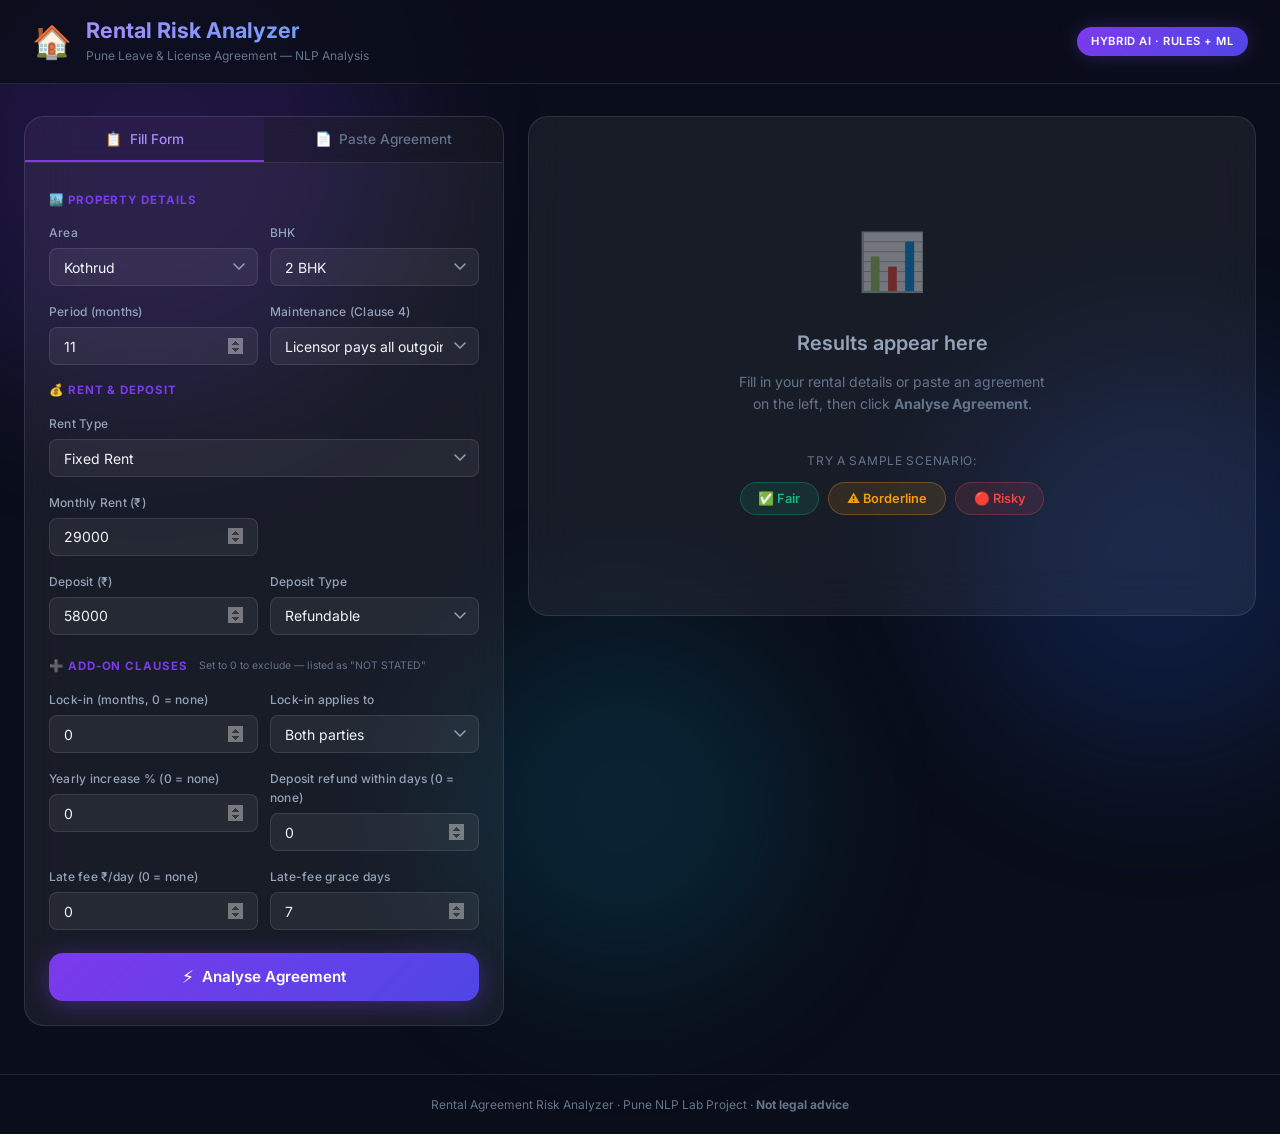
<file: frontend/index.html>
<!DOCTYPE html>
<html lang="en">
<head>
  <meta charset="UTF-8" />
  <meta name="viewport" content="width=device-width, initial-scale=1.0" />
  <title>Rental Agreement Risk Analyzer — Pune</title>
  <meta name="description" content="Analyze your Pune Leave & License rental agreement for risk using NLP. Get clause-by-clause risk ratings, an overall score, and expert warnings." />
  <link rel="preconnect" href="https://fonts.googleapis.com" />
  <link rel="preconnect" href="https://fonts.gstatic.com" crossorigin />
  <link href="https://fonts.googleapis.com/css2?family=Inter:wght@300;400;500;600;700;800&display=swap" rel="stylesheet" />
  <link rel="stylesheet" href="css/style.css" />
</head>
<body>

  <!-- ── BACKGROUND BLOBS ─────────────────────────────────────────────── -->
  <div class="bg-blob blob-1"></div>
  <div class="bg-blob blob-2"></div>
  <div class="bg-blob blob-3"></div>

  <!-- ── HEADER ────────────────────────────────────────────────────────── -->
  <header class="site-header">
    <div class="header-inner">
      <div class="brand">
        <span class="brand-icon">🏠</span>
        <div>
          <h1 class="brand-title">Rental Risk Analyzer</h1>
          <p class="brand-sub">Pune Leave &amp; License Agreement — NLP Analysis</p>
        </div>
      </div>
      <div class="header-badge">Hybrid AI · Rules + ML</div>
    </div>
  </header>

  <!-- ── MAIN ──────────────────────────────────────────────────────────── -->
  <main class="main-layout">

    <!-- LEFT PANEL -->
    <section class="panel panel-left">

      <!-- TABS -->
      <div class="tab-bar" role="tablist">
        <button class="tab-btn active" id="tab-form-btn" role="tab" aria-selected="true" aria-controls="tab-form" onclick="switchTab('form')">
          <span>📋</span> Fill Form
        </button>
        <button class="tab-btn" id="tab-text-btn" role="tab" aria-selected="false" aria-controls="tab-text" onclick="switchTab('text')">
          <span>📄</span> Paste Agreement
        </button>
      </div>

      <!-- ── TAB: FILL FORM ── -->
      <div id="tab-form" class="tab-content active" role="tabpanel" aria-labelledby="tab-form-btn">

        <div class="section-label">🏙️ Property Details</div>

        <div class="form-row two-col">
          <div class="field-group">
            <label for="area">Area</label>
            <select id="area" name="area">
              <option value="kothrud">Kothrud</option>
              <option value="hinjewadi phase 1">Hinjewadi Phase 1</option>
              <option value="hinjewadi phase 2/3">Hinjewadi Phase 2/3</option>
              <option value="sus gaon">Sus Gaon</option>
              <option value="wakad">Wakad</option>
              <option value="viman nagar">Viman Nagar</option>
              <option value="baner/balewadi">Baner / Balewadi</option>
              <option value="kharadi">Kharadi</option>
            </select>
          </div>
          <div class="field-group">
            <label for="bhk">BHK</label>
            <select id="bhk" name="bhk">
              <option value="1">1 BHK</option>
              <option value="2" selected>2 BHK</option>
              <option value="3">3 BHK</option>
            </select>
          </div>
        </div>

        <div class="form-row two-col">
          <div class="field-group">
            <label for="months">Period (months)</label>
            <input type="number" id="months" name="months" value="11" min="1" max="120" />
          </div>
          <div class="field-group">
            <label for="maint">Maintenance (Clause 4)</label>
            <select id="maint" name="maint">
              <option value="licensor">Licensor pays all outgoings</option>
              <option value="licensee">Licensee pays maintenance</option>
            </select>
          </div>
        </div>

        <div class="section-label">💰 Rent &amp; Deposit</div>

        <div class="form-row">
          <div class="field-group">
            <label for="mode">Rent Type</label>
            <select id="mode" name="mode" onchange="toggleStaged()">
              <option value="Fixed rent">Fixed Rent</option>
              <option value="Staged rent">Staged Rent (changes mid-term)</option>
            </select>
          </div>
        </div>

        <div class="form-row two-col">
          <div class="field-group">
            <label for="rent" id="rent-label">Monthly Rent (₹)</label>
            <input type="number" id="rent" name="rent" value="29000" min="1000" />
          </div>
          <div class="field-group" id="rent2-group" style="display:none">
            <label for="rent2">Rent after change (₹)</label>
            <input type="number" id="rent2" name="rent2" value="32000" min="1000" />
          </div>
          <div class="field-group" id="m1-group" style="display:none">
            <label for="m1">Months at first rent</label>
            <input type="number" id="m1" name="m1" value="6" min="1" />
          </div>
        </div>

        <div class="form-row two-col">
          <div class="field-group">
            <label for="dep">Deposit (₹)</label>
            <input type="number" id="dep" name="dep" value="58000" min="0" />
          </div>
          <div class="field-group">
            <label for="deptype">Deposit Type</label>
            <select id="deptype" name="deptype">
              <option value="Refundable">Refundable</option>
              <option value="Non-refundable">Non-refundable</option>
            </select>
          </div>
        </div>

        <div class="section-label addon-label">
          ➕ Add-on Clauses
          <span class="addon-hint">Set to 0 to exclude — listed as "NOT STATED"</span>
        </div>

        <div class="form-row two-col">
          <div class="field-group">
            <label for="lock">Lock-in (months, 0 = none)</label>
            <input type="number" id="lock" name="lock" value="0" min="0" />
          </div>
          <div class="field-group">
            <label for="lockwho">Lock-in applies to</label>
            <select id="lockwho" name="lockwho">
              <option value="both">Both parties</option>
              <option value="licensee">Licensee only</option>
            </select>
          </div>
        </div>

        <div class="form-row two-col">
          <div class="field-group">
            <label for="esc">Yearly increase % (0 = none)</label>
            <input type="number" id="esc" name="esc" value="0" min="0" step="0.5" />
          </div>
          <div class="field-group">
            <label for="refund">Deposit refund within days (0 = none)</label>
            <input type="number" id="refund" name="refund" value="0" min="0" />
          </div>
        </div>

        <div class="form-row two-col">
          <div class="field-group">
            <label for="fee">Late fee ₹/day (0 = none)</label>
            <input type="number" id="fee" name="fee" value="0" min="0" />
          </div>
          <div class="field-group">
            <label for="grace">Late-fee grace days</label>
            <input type="number" id="grace" name="grace" value="7" min="0" />
          </div>
        </div>

        <button class="analyse-btn" id="analyse-form-btn" onclick="analyseForm()">
          <span class="btn-icon">⚡</span>
          Analyse Agreement
        </button>
      </div>

      <!-- ── TAB: PASTE TEXT ── -->
      <div id="tab-text" class="tab-content" role="tabpanel" aria-labelledby="tab-text-btn">

        <div class="section-label">📍 Context (for rent rule)</div>
        <div class="form-row two-col">
          <div class="field-group">
            <label for="text-area">Area</label>
            <select id="text-area" name="text-area">
              <option value="kothrud">Kothrud</option>
              <option value="hinjewadi phase 1">Hinjewadi Phase 1</option>
              <option value="hinjewadi phase 2/3">Hinjewadi Phase 2/3</option>
              <option value="sus gaon">Sus Gaon</option>
              <option value="wakad">Wakad</option>
              <option value="viman nagar">Viman Nagar</option>
              <option value="baner/balewadi">Baner / Balewadi</option>
              <option value="kharadi">Kharadi</option>
            </select>
          </div>
          <div class="field-group">
            <label for="text-bhk">BHK</label>
            <select id="text-bhk" name="text-bhk">
              <option value="1">1 BHK</option>
              <option value="2" selected>2 BHK</option>
              <option value="3">3 BHK</option>
            </select>
          </div>
        </div>

        <div class="field-group">
          <label for="agreement-text">Paste Your Agreement Text</label>
          <textarea
            id="agreement-text"
            name="agreement-text"
            rows="14"
            placeholder="Paste your Leave & License agreement text here...&#10;&#10;Example:&#10;1) Period: That the Licensor grants a license for 11 months.&#10;2) Rent & Deposit: Rs. 29,000 per month and Rs. 58,000 deposit..."
          ></textarea>
        </div>

        <button class="analyse-btn" id="analyse-text-btn" onclick="analyseText()">
          <span class="btn-icon">⚡</span>
          Analyse Agreement
        </button>
      </div>

    </section>

    <!-- RIGHT PANEL (RESULTS) -->
    <section class="panel panel-right" id="results-panel">

      <!-- IDLE STATE -->
      <div class="idle-state" id="idle-state">
        <div class="idle-icon">📊</div>
        <h2 class="idle-title">Results appear here</h2>
        <p class="idle-sub">Fill in your rental details or paste an agreement on the left, then click <strong>Analyse Agreement</strong>.</p>
        <div class="idle-scenarios">
          <p class="scenario-title">Try a sample scenario:</p>
          <div class="scenario-btns">
            <button class="scenario-btn fair" onclick="loadScenario('fair')">✅ Fair</button>
            <button class="scenario-btn border" onclick="loadScenario('borderline')">⚠️ Borderline</button>
            <button class="scenario-btn risky" onclick="loadScenario('risky')">🔴 Risky</button>
          </div>
        </div>
      </div>

      <!-- LOADING STATE -->
      <div class="loading-state hidden" id="loading-state">
        <div class="spinner"></div>
        <p class="loading-text">Analysing agreement…<br/><span class="loading-sub">Running NLP engine</span></p>
      </div>

      <!-- RESULTS STATE -->
      <div class="results-state hidden" id="results-state">

        <!-- Score gauge -->
        <div class="gauge-section">
          <div class="gauge-wrap">
            <svg class="gauge-svg" viewBox="0 0 200 120" width="200" height="120">
              <path class="gauge-track" d="M 20 100 A 80 80 0 0 1 180 100" stroke-width="16" fill="none" stroke-linecap="round"/>
              <path class="gauge-fill" id="gauge-arc" d="M 20 100 A 80 80 0 0 1 180 100" stroke-width="16" fill="none" stroke-linecap="round"
                    stroke-dasharray="251.2" stroke-dashoffset="251.2"/>
            </svg>
            <div class="gauge-center">
              <div class="gauge-score" id="gauge-score">–</div>
              <div class="gauge-label">/ 100</div>
            </div>
          </div>
          <div class="risk-badge-wrap">
            <div class="risk-badge" id="risk-badge">–</div>
            <div class="risk-badge-sub">Overall Risk</div>
          </div>
        </div>

        <!-- Stat pills -->
        <div class="stat-pills" id="stat-pills"></div>

        <!-- Possession note -->
        <div class="possession-note hidden" id="possession-note"></div>

        <!-- NOT STATED warnings -->
        <div class="not-stated-section hidden" id="not-stated-section">
          <div class="section-hdr">⚠️ NOT STATED in this agreement</div>
          <div id="not-stated-list"></div>
        </div>

        <!-- Clause breakdown -->
        <div class="section-hdr clauses-hdr">📋 Clause Breakdown</div>
        <div class="clauses-list" id="clauses-list"></div>

        <!-- Generated agreement (form mode only) -->
        <div class="agreement-section hidden" id="agreement-section">
          <button class="toggle-btn" onclick="toggleAgreement()">
            📄 Show / Hide Generated Agreement Text
          </button>
          <pre class="agreement-text hidden" id="agreement-text-out"></pre>
        </div>

      </div>

      <!-- ERROR STATE -->
      <div class="error-state hidden" id="error-state">
        <div class="error-icon">⚠️</div>
        <p class="error-msg" id="error-msg">Something went wrong. Please try again.</p>
        <p class="error-hint">Make sure the backend API is running.</p>
      </div>

    </section>
  </main>

  <!-- ── FOOTER ─────────────────────────────────────────────────────────── -->
  <footer class="site-footer">
    <p>Rental Agreement Risk Analyzer · Pune NLP Lab Project · <strong>Not legal advice</strong></p>
  </footer>

  <script src="js/app.js"></script>
</body>
</html>
</file>
<file: frontend/css/style.css>
/* ═══════════════════════════════════════════════════════════════════════════
   Rental Risk Analyzer — Design System
   Dark glassmorphism · Inter font · Animated gauge · Color-coded clauses
   ═══════════════════════════════════════════════════════════════════════════ */

/* ── Custom Properties ──────────────────────────────────────────────────── */
:root {
  /* Background */
  --bg-base:        #0a0e1a;
  --bg-surface:     rgba(255,255,255,0.04);
  --bg-surface-hov: rgba(255,255,255,0.07);
  --bg-glass:       rgba(255,255,255,0.06);
  --bg-input:       rgba(255,255,255,0.06);

  /* Borders */
  --border:         rgba(255,255,255,0.10);
  --border-focus:   rgba(139,92,246,0.60);

  /* Brand */
  --brand-from:     #7c3aed;
  --brand-to:       #4f46e5;
  --brand-glow:     rgba(124,58,237,0.30);

  /* Risk colors */
  --low:            #10b981;
  --low-bg:         rgba(16,185,129,0.12);
  --low-border:     rgba(16,185,129,0.30);
  --medium:         #f59e0b;
  --medium-bg:      rgba(245,158,11,0.12);
  --medium-border:  rgba(245,158,11,0.30);
  --high:           #ef4444;
  --high-bg:        rgba(239,68,68,0.12);
  --high-border:    rgba(239,68,68,0.30);

  /* Text */
  --text-primary:   #f1f5f9;
  --text-secondary: #94a3b8;
  --text-muted:     #64748b;

  /* Typography */
  --font:           'Inter', system-ui, sans-serif;
  --radius-sm:      8px;
  --radius-md:      14px;
  --radius-lg:      20px;

  /* Transitions */
  --ease:           cubic-bezier(0.4, 0, 0.2, 1);
}

/* ── Reset & Base ───────────────────────────────────────────────────────── */
*, *::before, *::after { box-sizing: border-box; margin: 0; padding: 0; }

html { scroll-behavior: smooth; }

body {
  font-family: var(--font);
  background: var(--bg-base);
  color: var(--text-primary);
  min-height: 100vh;
  overflow-x: hidden;
  line-height: 1.6;
}

/* ── Animated Background Blobs ──────────────────────────────────────────── */
.bg-blob {
  position: fixed;
  border-radius: 50%;
  filter: blur(80px);
  opacity: 0.18;
  pointer-events: none;
  animation: blobFloat 12s ease-in-out infinite alternate;
  z-index: 0;
}
.blob-1 { width: 500px; height: 500px; background: #7c3aed; top: -100px; left: -100px; animation-delay: 0s; }
.blob-2 { width: 400px; height: 400px; background: #2563eb; top: 40%; right: -80px; animation-delay: -4s; }
.blob-3 { width: 350px; height: 350px; background: #0891b2; bottom: -80px; left: 35%; animation-delay: -8s; }

@keyframes blobFloat {
  0%   { transform: translate(0, 0) scale(1); }
  100% { transform: translate(30px, 20px) scale(1.08); }
}

/* ── Header ─────────────────────────────────────────────────────────────── */
.site-header {
  position: relative;
  z-index: 10;
  background: rgba(10,14,26,0.80);
  backdrop-filter: blur(20px);
  border-bottom: 1px solid var(--border);
  padding: 0 2rem;
}
.header-inner {
  max-width: 1400px;
  margin: 0 auto;
  display: flex;
  align-items: center;
  justify-content: space-between;
  padding: 1rem 0;
}
.brand { display: flex; align-items: center; gap: 0.9rem; }
.brand-icon { font-size: 2rem; }
.brand-title {
  font-size: 1.35rem;
  font-weight: 700;
  background: linear-gradient(135deg, #a78bfa, #60a5fa);
  -webkit-background-clip: text;
  -webkit-text-fill-color: transparent;
  background-clip: text;
  line-height: 1.2;
}
.brand-sub { font-size: 0.75rem; color: var(--text-muted); margin-top: 2px; }

.header-badge {
  font-size: 0.7rem;
  font-weight: 600;
  letter-spacing: 0.05em;
  text-transform: uppercase;
  padding: 0.35rem 0.9rem;
  border-radius: 100px;
  background: linear-gradient(135deg, var(--brand-from), var(--brand-to));
  color: white;
  box-shadow: 0 0 20px var(--brand-glow);
}

/* ── Main Layout ─────────────────────────────────────────────────────────── */
.main-layout {
  position: relative;
  z-index: 5;
  max-width: 1400px;
  margin: 0 auto;
  padding: 2rem 1.5rem;
  display: grid;
  grid-template-columns: 480px 1fr;
  gap: 1.5rem;
  align-items: start;
}

@media (max-width: 960px) {
  .main-layout { grid-template-columns: 1fr; }
}

/* ── Glass Panel ────────────────────────────────────────────────────────── */
.panel {
  background: var(--bg-glass);
  backdrop-filter: blur(24px);
  border: 1px solid var(--border);
  border-radius: var(--radius-lg);
  overflow: hidden;
}

/* ── Tab Bar ─────────────────────────────────────────────────────────────── */
.tab-bar {
  display: flex;
  background: rgba(0,0,0,0.20);
  border-bottom: 1px solid var(--border);
}
.tab-btn {
  flex: 1;
  display: flex;
  align-items: center;
  justify-content: center;
  gap: 0.45rem;
  padding: 0.85rem 1rem;
  font-family: var(--font);
  font-size: 0.85rem;
  font-weight: 500;
  color: var(--text-muted);
  background: none;
  border: none;
  cursor: pointer;
  transition: all 0.25s var(--ease);
  border-bottom: 2px solid transparent;
}
.tab-btn:hover { color: var(--text-primary); background: rgba(255,255,255,0.03); }
.tab-btn.active {
  color: #a78bfa;
  border-bottom-color: #7c3aed;
  background: rgba(124,58,237,0.08);
}

/* ── Tab Content ─────────────────────────────────────────────────────────── */
.tab-content {
  display: none;
  padding: 1.5rem;
  animation: fadeIn 0.2s var(--ease);
}
.tab-content.active { display: block; }

@keyframes fadeIn { from { opacity: 0; transform: translateY(6px); } to { opacity: 1; transform: none; } }

/* ── Section Labels ──────────────────────────────────────────────────────── */
.section-label {
  font-size: 0.72rem;
  font-weight: 700;
  letter-spacing: 0.08em;
  text-transform: uppercase;
  color: #7c3aed;
  margin-bottom: 0.9rem;
  margin-top: 0.2rem;
  display: flex;
  align-items: center;
  gap: 0.4rem;
}
.section-label + .form-row { margin-top: 0; }
.addon-label { margin-top: 1.4rem; }
.addon-hint { font-size: 0.65rem; font-weight: 400; color: var(--text-muted); letter-spacing: 0; text-transform: none; margin-left: 0.3rem; }

/* ── Form ────────────────────────────────────────────────────────────────── */
.form-row { margin-bottom: 1rem; }
.form-row.two-col { display: grid; grid-template-columns: 1fr 1fr; gap: 0.75rem; }

.field-group { display: flex; flex-direction: column; gap: 0.35rem; }
.field-group label {
  font-size: 0.75rem;
  font-weight: 500;
  color: var(--text-secondary);
  letter-spacing: 0.02em;
}

input[type="number"],
input[type="text"],
select,
textarea {
  width: 100%;
  padding: 0.6rem 0.85rem;
  font-family: var(--font);
  font-size: 0.875rem;
  color: var(--text-primary);
  background: var(--bg-input);
  border: 1px solid var(--border);
  border-radius: var(--radius-sm);
  outline: none;
  transition: border-color 0.2s var(--ease), box-shadow 0.2s var(--ease), background 0.2s;
  -webkit-appearance: none;
  appearance: none;
}
select {
  background-image: url("data:image/svg+xml,%3Csvg xmlns='http://www.w3.org/2000/svg' width='12' height='8' viewBox='0 0 12 8'%3E%3Cpath d='M1 1l5 5 5-5' stroke='%2394a3b8' stroke-width='1.5' fill='none' stroke-linecap='round'/%3E%3C/svg%3E");
  background-repeat: no-repeat;
  background-position: right 0.75rem center;
  padding-right: 2.2rem;
}
input:focus, select:focus, textarea:focus {
  border-color: var(--border-focus);
  box-shadow: 0 0 0 3px rgba(139,92,246,0.15);
  background: rgba(255,255,255,0.09);
}
textarea { resize: vertical; min-height: 220px; line-height: 1.55; }
input::-webkit-inner-spin-button { opacity: 0.4; }

/* ── Analyse Button ─────────────────────────────────────────────────────── */
.analyse-btn {
  width: 100%;
  display: flex;
  align-items: center;
  justify-content: center;
  gap: 0.5rem;
  margin-top: 1.4rem;
  padding: 0.85rem 1.5rem;
  font-family: var(--font);
  font-size: 0.95rem;
  font-weight: 600;
  color: white;
  background: linear-gradient(135deg, #7c3aed, #4f46e5);
  border: none;
  border-radius: var(--radius-md);
  cursor: pointer;
  transition: all 0.25s var(--ease);
  box-shadow: 0 4px 24px rgba(124,58,237,0.40);
  position: relative;
  overflow: hidden;
}
.analyse-btn::after {
  content: '';
  position: absolute;
  inset: 0;
  background: rgba(255,255,255,0);
  transition: background 0.2s;
}
.analyse-btn:hover { transform: translateY(-2px); box-shadow: 0 8px 32px rgba(124,58,237,0.55); }
.analyse-btn:hover::after { background: rgba(255,255,255,0.06); }
.analyse-btn:active { transform: translateY(0); }
.analyse-btn:disabled { opacity: 0.5; cursor: not-allowed; transform: none; }
.btn-icon { font-size: 1.1rem; }

/* ── Right Panel States ─────────────────────────────────────────────────── */
.panel-right { padding: 2rem; min-height: 500px; display: flex; flex-direction: column; }

/* Idle */
.idle-state {
  display: flex;
  flex-direction: column;
  align-items: center;
  justify-content: center;
  text-align: center;
  flex: 1;
  padding: 2rem;
  gap: 0.75rem;
}
.idle-icon { font-size: 3.5rem; opacity: 0.4; margin-bottom: 0.5rem; }
.idle-title { font-size: 1.25rem; font-weight: 600; color: var(--text-secondary); }
.idle-sub { font-size: 0.875rem; color: var(--text-muted); max-width: 320px; line-height: 1.6; }
.idle-scenarios { margin-top: 1.5rem; width: 100%; }
.scenario-title { font-size: 0.75rem; color: var(--text-muted); margin-bottom: 0.75rem; text-transform: uppercase; letter-spacing: 0.06em; }
.scenario-btns { display: flex; gap: 0.6rem; justify-content: center; flex-wrap: wrap; }
.scenario-btn {
  padding: 0.5rem 1.1rem;
  border-radius: 100px;
  font-family: var(--font);
  font-size: 0.8rem;
  font-weight: 600;
  border: 1px solid;
  cursor: pointer;
  transition: all 0.2s var(--ease);
}
.scenario-btn.fair   { color: var(--low);    background: var(--low-bg);    border-color: var(--low-border); }
.scenario-btn.border { color: var(--medium); background: var(--medium-bg); border-color: var(--medium-border); }
.scenario-btn.risky  { color: var(--high);   background: var(--high-bg);   border-color: var(--high-border); }
.scenario-btn:hover  { transform: translateY(-1px); filter: brightness(1.15); }

/* Loading */
.loading-state {
  display: flex;
  flex-direction: column;
  align-items: center;
  justify-content: center;
  flex: 1;
  gap: 1.25rem;
  text-align: center;
}
.spinner {
  width: 52px; height: 52px;
  border: 3px solid rgba(139,92,246,0.20);
  border-top-color: #7c3aed;
  border-radius: 50%;
  animation: spin 0.8s linear infinite;
}
@keyframes spin { to { transform: rotate(360deg); } }
.loading-text { font-size: 1rem; font-weight: 500; color: var(--text-secondary); }
.loading-sub { font-size: 0.8rem; color: var(--text-muted); }

/* Error */
.error-state {
  display: flex;
  flex-direction: column;
  align-items: center;
  justify-content: center;
  flex: 1;
  text-align: center;
  gap: 0.6rem;
}
.error-icon { font-size: 2.5rem; }
.error-msg { font-size: 0.95rem; color: var(--high); font-weight: 500; }
.error-hint { font-size: 0.8rem; color: var(--text-muted); }

/* ── Gauge ────────────────────────────────────────────────────────────────── */
.gauge-section {
  display: flex;
  align-items: center;
  justify-content: center;
  gap: 2rem;
  margin-bottom: 1.25rem;
}
.gauge-wrap { position: relative; width: 200px; height: 120px; }
.gauge-svg { overflow: visible; }
.gauge-track { stroke: rgba(255,255,255,0.08); }
.gauge-fill  { transition: stroke-dashoffset 1.2s var(--ease), stroke 0.6s var(--ease); }
.gauge-center {
  position: absolute;
  bottom: -4px; left: 50%;
  transform: translateX(-50%);
  text-align: center;
}
.gauge-score { font-size: 2.4rem; font-weight: 800; line-height: 1; }
.gauge-label { font-size: 0.75rem; color: var(--text-muted); }

.risk-badge-wrap { text-align: center; }
.risk-badge {
  display: inline-block;
  padding: 0.45rem 1.4rem;
  border-radius: 100px;
  font-size: 1rem;
  font-weight: 800;
  letter-spacing: 0.06em;
  text-transform: uppercase;
  animation: pulseBadge 2.5s ease-in-out infinite;
}
.risk-badge-sub { font-size: 0.72rem; color: var(--text-muted); margin-top: 0.3rem; text-transform: uppercase; letter-spacing: 0.06em; }

@keyframes pulseBadge {
  0%, 100% { box-shadow: 0 0 0 0 rgba(0,0,0,0); }
  50%       { box-shadow: 0 0 0 8px rgba(0,0,0,0); }
}

/* Risk level badge colors */
.risk-badge.LOW    { color: var(--low);    background: var(--low-bg);    border: 1.5px solid var(--low-border); }
.risk-badge.LOW    { animation-name: pulseLow; }
.risk-badge.MODERATE { color: var(--medium); background: var(--medium-bg); border: 1.5px solid var(--medium-border); }
.risk-badge.MODERATE { animation-name: pulseMedium; }
.risk-badge.HIGH   { color: var(--high);   background: var(--high-bg);   border: 1.5px solid var(--high-border); }
.risk-badge.HIGH   { animation-name: pulseHigh; }

@keyframes pulseLow    { 0%,100% { box-shadow: 0 0 0 0 rgba(16,185,129,0); } 50% { box-shadow: 0 0 0 8px rgba(16,185,129,0.12); } }
@keyframes pulseMedium { 0%,100% { box-shadow: 0 0 0 0 rgba(245,158,11,0); } 50% { box-shadow: 0 0 0 8px rgba(245,158,11,0.12); } }
@keyframes pulseHigh   { 0%,100% { box-shadow: 0 0 0 0 rgba(239,68,68,0); }  50% { box-shadow: 0 0 0 8px rgba(239,68,68,0.12); } }

/* ── Stat Pills ──────────────────────────────────────────────────────────── */
.stat-pills {
  display: flex;
  gap: 0.6rem;
  flex-wrap: wrap;
  justify-content: center;
  margin-bottom: 1.25rem;
}
.stat-pill {
  display: flex;
  align-items: center;
  gap: 0.35rem;
  padding: 0.3rem 0.8rem;
  border-radius: 100px;
  font-size: 0.78rem;
  font-weight: 600;
  border: 1px solid;
}
.stat-pill.low    { color: var(--low);    background: var(--low-bg);    border-color: var(--low-border); }
.stat-pill.medium { color: var(--medium); background: var(--medium-bg); border-color: var(--medium-border); }
.stat-pill.high   { color: var(--high);   background: var(--high-bg);   border-color: var(--high-border); }

/* ── Section Headers ─────────────────────────────────────────────────────── */
.section-hdr {
  font-size: 0.75rem;
  font-weight: 700;
  letter-spacing: 0.07em;
  text-transform: uppercase;
  color: var(--text-muted);
  margin: 1.25rem 0 0.75rem;
  padding-bottom: 0.5rem;
  border-bottom: 1px solid var(--border);
}
.clauses-hdr { margin-top: 0.5rem; }

/* ── NOT STATED ──────────────────────────────────────────────────────────── */
.not-stated-section { margin-bottom: 0.5rem; }
.not-stated-item {
  display: flex;
  align-items: flex-start;
  gap: 0.5rem;
  padding: 0.55rem 0.75rem;
  background: rgba(245,158,11,0.07);
  border: 1px solid rgba(245,158,11,0.20);
  border-radius: var(--radius-sm);
  margin-bottom: 0.4rem;
  font-size: 0.8rem;
  animation: slideIn 0.3s var(--ease) both;
}
.not-stated-name { font-weight: 600; color: var(--medium); min-width: 160px; }
.not-stated-warn { color: var(--text-secondary); }

/* ── Possession Note ─────────────────────────────────────────────────────── */
.possession-note {
  padding: 0.65rem 0.9rem;
  background: rgba(99,102,241,0.10);
  border: 1px solid rgba(99,102,241,0.25);
  border-radius: var(--radius-sm);
  font-size: 0.8rem;
  color: #a5b4fc;
  margin-bottom: 0.75rem;
  line-height: 1.5;
}

/* ── Clause Cards ────────────────────────────────────────────────────────── */
.clauses-list { display: flex; flex-direction: column; gap: 0.5rem; }

.clause-card {
  display: grid;
  grid-template-columns: auto 1fr auto;
  gap: 0.6rem 0.75rem;
  align-items: start;
  padding: 0.75rem 0.9rem;
  border-radius: var(--radius-sm);
  border: 1px solid;
  cursor: pointer;
  transition: all 0.2s var(--ease);
  animation: slideIn 0.35s var(--ease) both;
}
.clause-card:hover { transform: translateX(3px); filter: brightness(1.08); }

.clause-card.Low    { background: var(--low-bg);    border-color: var(--low-border); }
.clause-card.Medium { background: var(--medium-bg); border-color: var(--medium-border); }
.clause-card.High   { background: var(--high-bg);   border-color: var(--high-border); }

.clause-num {
  width: 26px; height: 26px;
  display: flex; align-items: center; justify-content: center;
  border-radius: 50%;
  font-size: 0.72rem;
  font-weight: 700;
  flex-shrink: 0;
}
.Low  .clause-num { background: rgba(16,185,129,0.25); color: var(--low); }
.Medium .clause-num { background: rgba(245,158,11,0.25); color: var(--medium); }
.High .clause-num { background: rgba(239,68,68,0.25); color: var(--high); }

.clause-body { min-width: 0; }
.clause-title {
  font-size: 0.82rem;
  font-weight: 600;
  color: var(--text-primary);
  margin-bottom: 0.2rem;
}
.clause-why {
  font-size: 0.75rem;
  color: var(--text-secondary);
  line-height: 1.45;
}
.clause-src {
  font-size: 0.62rem;
  padding: 0.15rem 0.5rem;
  border-radius: 100px;
  border: 1px solid var(--border);
  color: var(--text-muted);
  white-space: nowrap;
  align-self: start;
  flex-shrink: 0;
}

.clause-expand {
  grid-column: 1/-1;
  padding: 0.6rem 0.75rem;
  background: rgba(0,0,0,0.20);
  border-radius: 6px;
  font-size: 0.78rem;
  color: var(--text-secondary);
  line-height: 1.55;
  display: none;
  margin-top: 0.25rem;
}
.clause-card.open .clause-expand { display: block; }

@keyframes slideIn { from { opacity: 0; transform: translateY(8px); } to { opacity: 1; transform: none; } }

/* ── Agreement Text ──────────────────────────────────────────────────────── */
.agreement-section { margin-top: 1.25rem; }
.toggle-btn {
  width: 100%;
  padding: 0.6rem 1rem;
  font-family: var(--font);
  font-size: 0.8rem;
  font-weight: 500;
  color: var(--text-secondary);
  background: var(--bg-surface);
  border: 1px solid var(--border);
  border-radius: var(--radius-sm);
  cursor: pointer;
  transition: all 0.2s var(--ease);
  text-align: left;
}
.toggle-btn:hover { background: var(--bg-surface-hov); color: var(--text-primary); }
.agreement-text {
  margin-top: 0.75rem;
  padding: 1rem;
  background: rgba(0,0,0,0.30);
  border: 1px solid var(--border);
  border-radius: var(--radius-sm);
  font-family: 'Courier New', monospace;
  font-size: 0.72rem;
  color: var(--text-secondary);
  white-space: pre-wrap;
  line-height: 1.6;
  max-height: 400px;
  overflow-y: auto;
}

/* ── Footer ──────────────────────────────────────────────────────────────── */
.site-footer {
  position: relative;
  z-index: 5;
  text-align: center;
  padding: 1.25rem;
  font-size: 0.75rem;
  color: var(--text-muted);
  border-top: 1px solid var(--border);
  margin-top: 1rem;
}

/* ── Utilities ───────────────────────────────────────────────────────────── */
.hidden { display: none !important; }
</file>
